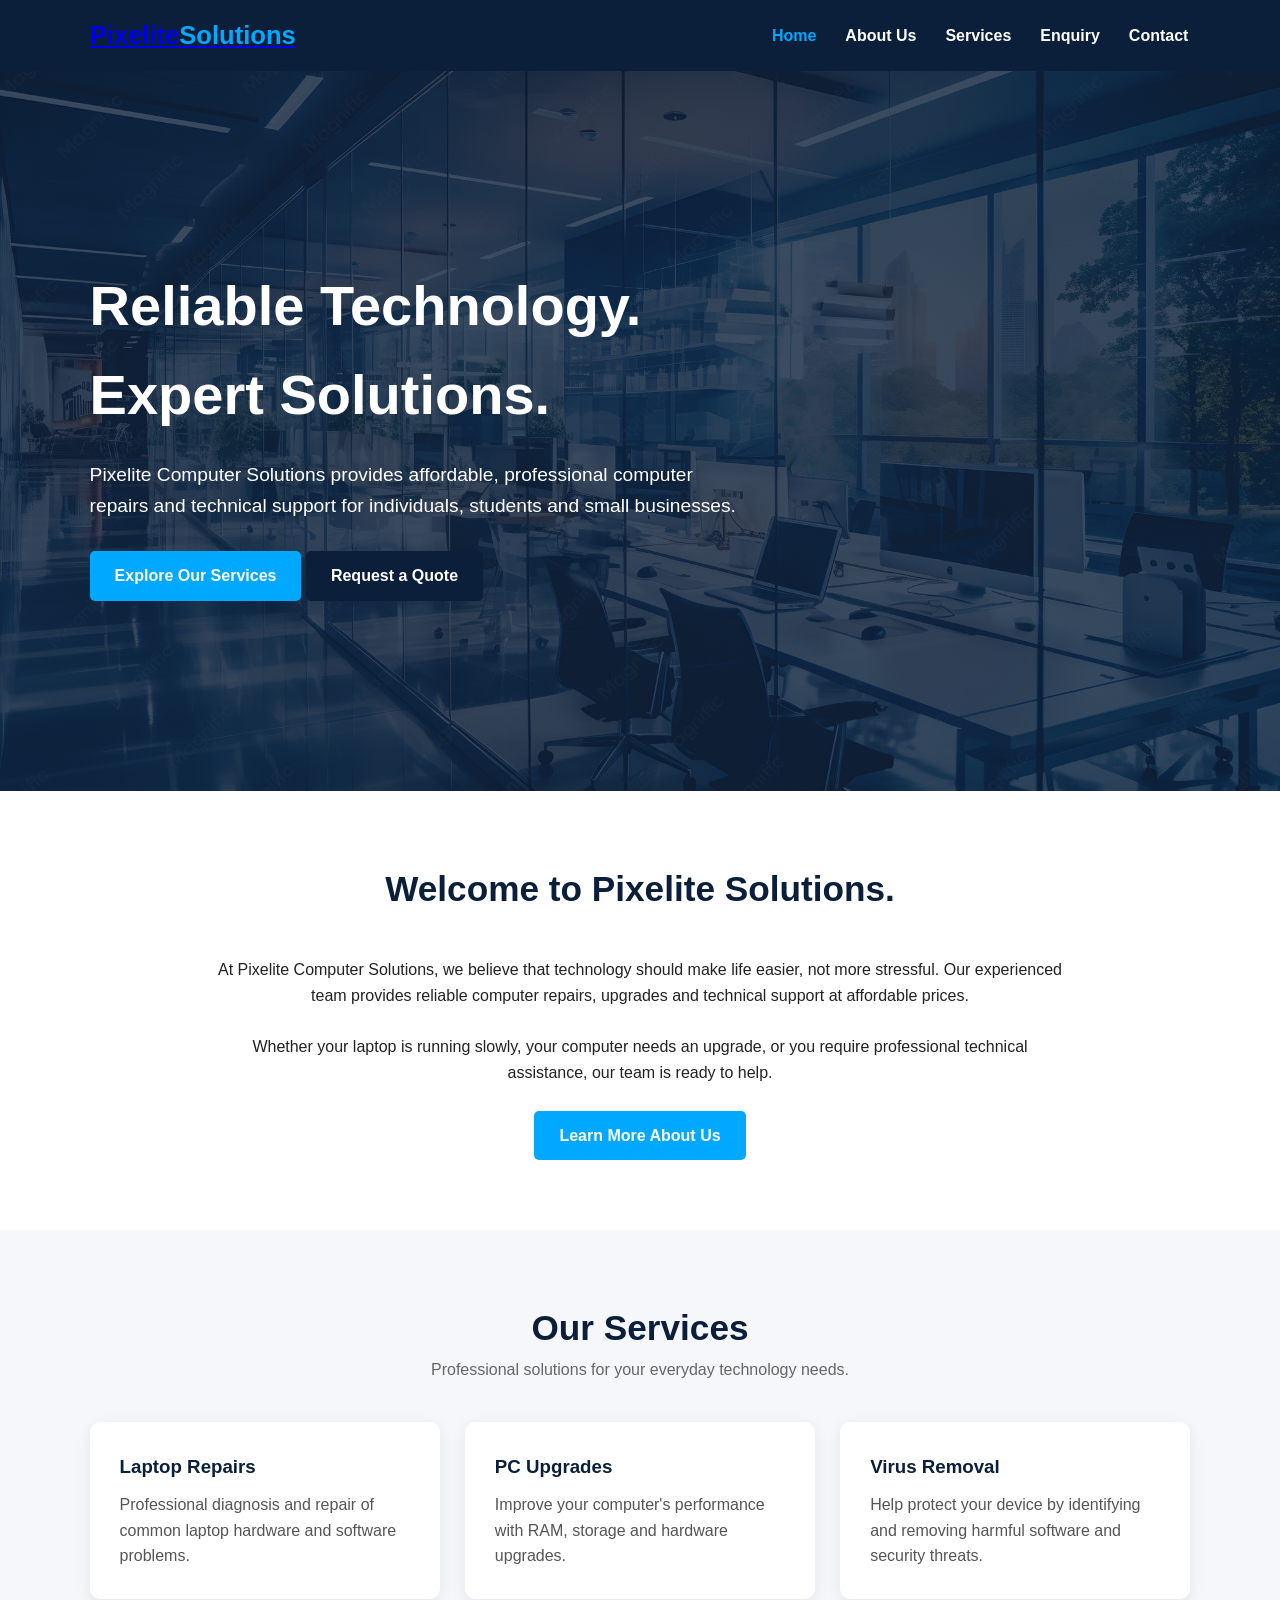
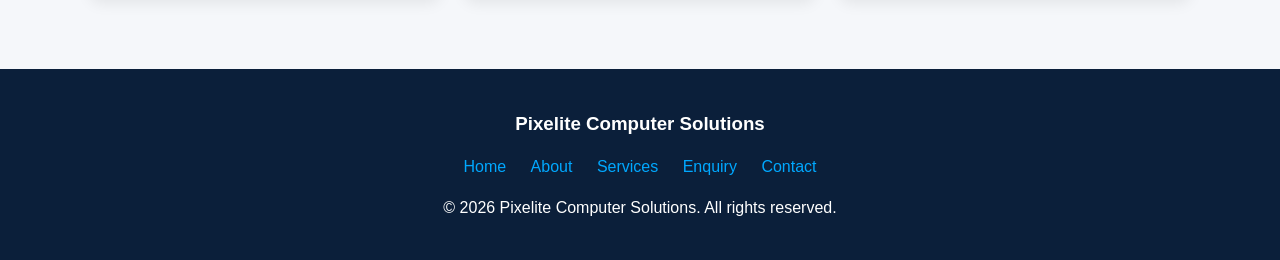
<file: index.html>
<!DOCTYPE html><html lang="en"><head><meta charset="UTF-8"><meta name="viewport" content="width=device-width, initial-scale=1.0"><meta http-equiv="refresh" content="0; url=HTML/index.html"><title>Pixelite Computer Solutions</title><link rel="canonical" href="HTML/index.html"></head><body><p>Welcome to Pixelite. <a href="HTML/index.html">Open the website</a>.</p></body></html>
</file>
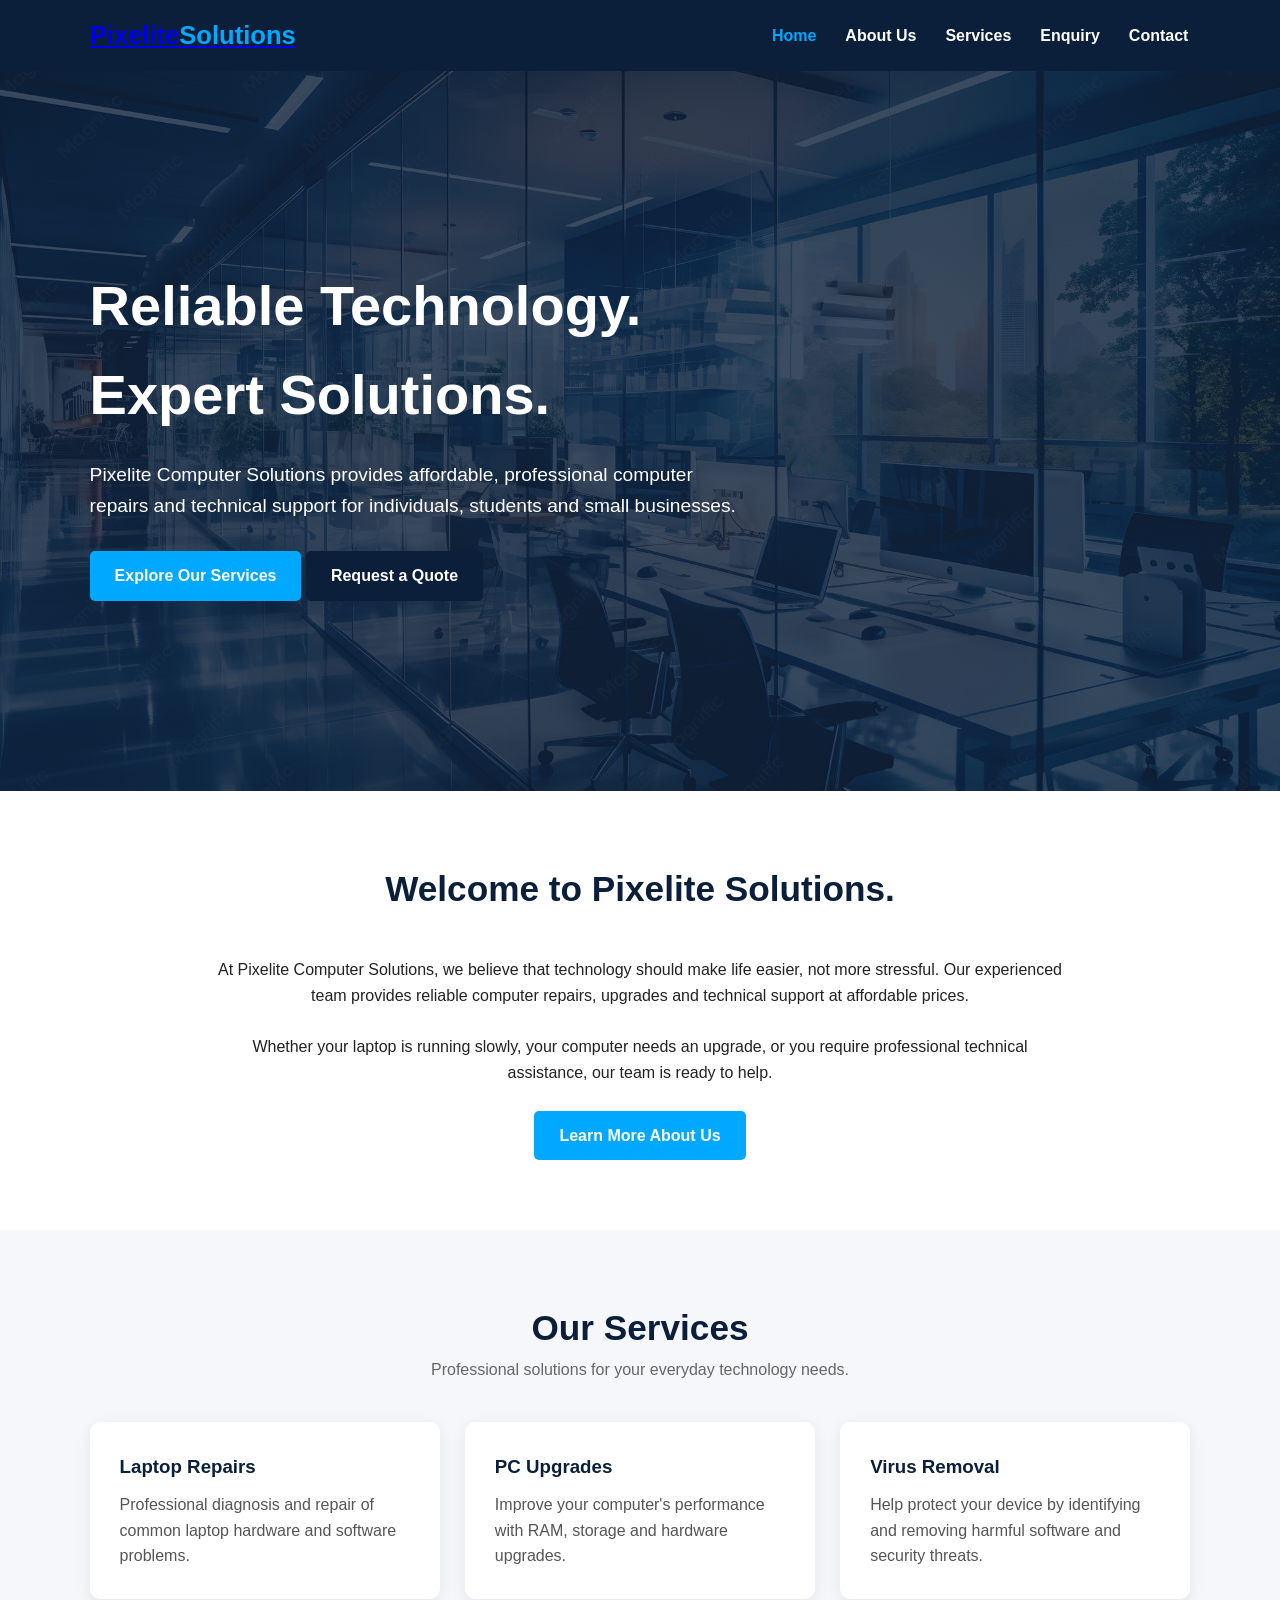
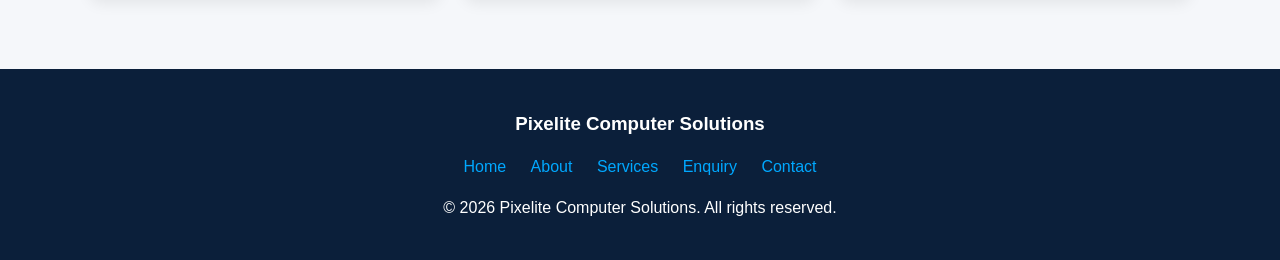
<file: HTML/index.html>
<!DOCTYPE html>
<html lang="en">
<head>
   <meta charset="UTF-8">
   <meta name="viewport" content="width=device-width, initial-scale=1.0">
   <title>Pixelite Computer Solutions | Computer Repairs in Cape Town</title>
   <meta name="description" content="Affordable computer repairs, laptop support and PC upgrades in Cape Town. Explore Pixelite Computer Solutions and request a service quote.">
   <meta name="robots" content="index, follow">
   <link rel="stylesheet" href="../CSS/style.css">
</head>

<body>
    <!-- Navigation -->
     <header class="site-header">
        <a class="logo" href="index.html" aria-label="Pixelite Computer Solutions home">Pixelite<span>Solutions</span></a>
        <button class="menu-toggle" type="button" aria-expanded="false" aria-controls="primary-navigation" aria-label="Open navigation menu"><span></span><span></span><span></span></button>
        <nav id="primary-navigation" class="primary-navigation" aria-label="Main navigation"><ul>
            <li><a href="index.html" class="active" aria-current="page">Home</a></li>
            <li><a href="about.html" >About Us</a></li>
            <li><a href="services.html" >Services</a></li>
            <li><a href="enquiry.html" >Enquiry</a></li>
            <li><a href="contact.html" >Contact</a></li>
        </ul></nav>
    </header>
    
    <!-- Hero Section -->
     <main>

        <section class="hero">

            <div class="hero-content">

                <h1>Reliable Technology. Expert Solutions.</h1>

                <p>
                    Pixelite Computer Solutions provides affordable,
                    professional computer repairs and technical support
                    for individuals, students and small businesses.
                </p>

                <a href="services.html" class="btn">
                    Explore Our Services
                </a>

                <a href="enquiry.html" class="btn btn-secondary">
                    Request a Quote
                </a>

            </div>

        </section>


        <!-- Introduction -->
        <section class="intro">

            <div class="section-title">
                <h2>Welcome to Pixelite Solutions.</h2>
            </div>

            <div class="intro-content">

                <p>
                    At Pixelite Computer Solutions, we believe that
                    technology should make life easier, not more stressful.
                    Our experienced team provides reliable computer repairs,
                    upgrades and technical support at affordable prices.
                </p>

                <br>

                <p>
                    Whether your laptop is running slowly, your computer
                    needs an upgrade, or you require professional technical
                    assistance, our team is ready to help.
                </p>

                <br>

                <a href="about.html" class="btn">
                    Learn More About Us
                </a>

            </div>

        </section>


        <!-- Services Preview -->
        <section>

            <div class="section-title">

                <h2>Our Services</h2>

                <p>
                    Professional solutions for your everyday technology needs.
                </p>

            </div>

            <div class="card-container">

                <div class="card">

                    <h3>Laptop Repairs</h3>

                    <p>
                        Professional diagnosis and repair of common
                        laptop hardware and software problems.
                    </p>

                </div>


                <div class="card">

                    <h3>PC Upgrades</h3>

                    <p>
                        Improve your computer's performance with
                        RAM, storage and hardware upgrades.
                    </p>

                </div>


                <div class="card">

                    <h3>Virus Removal</h3>

                    <p>
                        Help protect your device by identifying and
                        removing harmful software and security threats.
                    </p>

                </div>

            </div>

        </section>

    </main>


    <!-- Footer -->
    <footer>

        <h3>Pixelite Computer Solutions</h3>

        <div class="footer-links">

            <a href="index.html">Home</a>
            <a href="about.html">About</a>
            <a href="services.html">Services</a>
            <a href="enquiry.html">Enquiry</a>
            <a href="contact.html">Contact</a>

        </div>

        <p>
            &copy; 2026 Pixelite Computer Solutions.
            All rights reserved.
        </p>

    </footer>

    <script src="../JAVASCRIPT/script.js" defer></script>
</body>

</html>
</file>
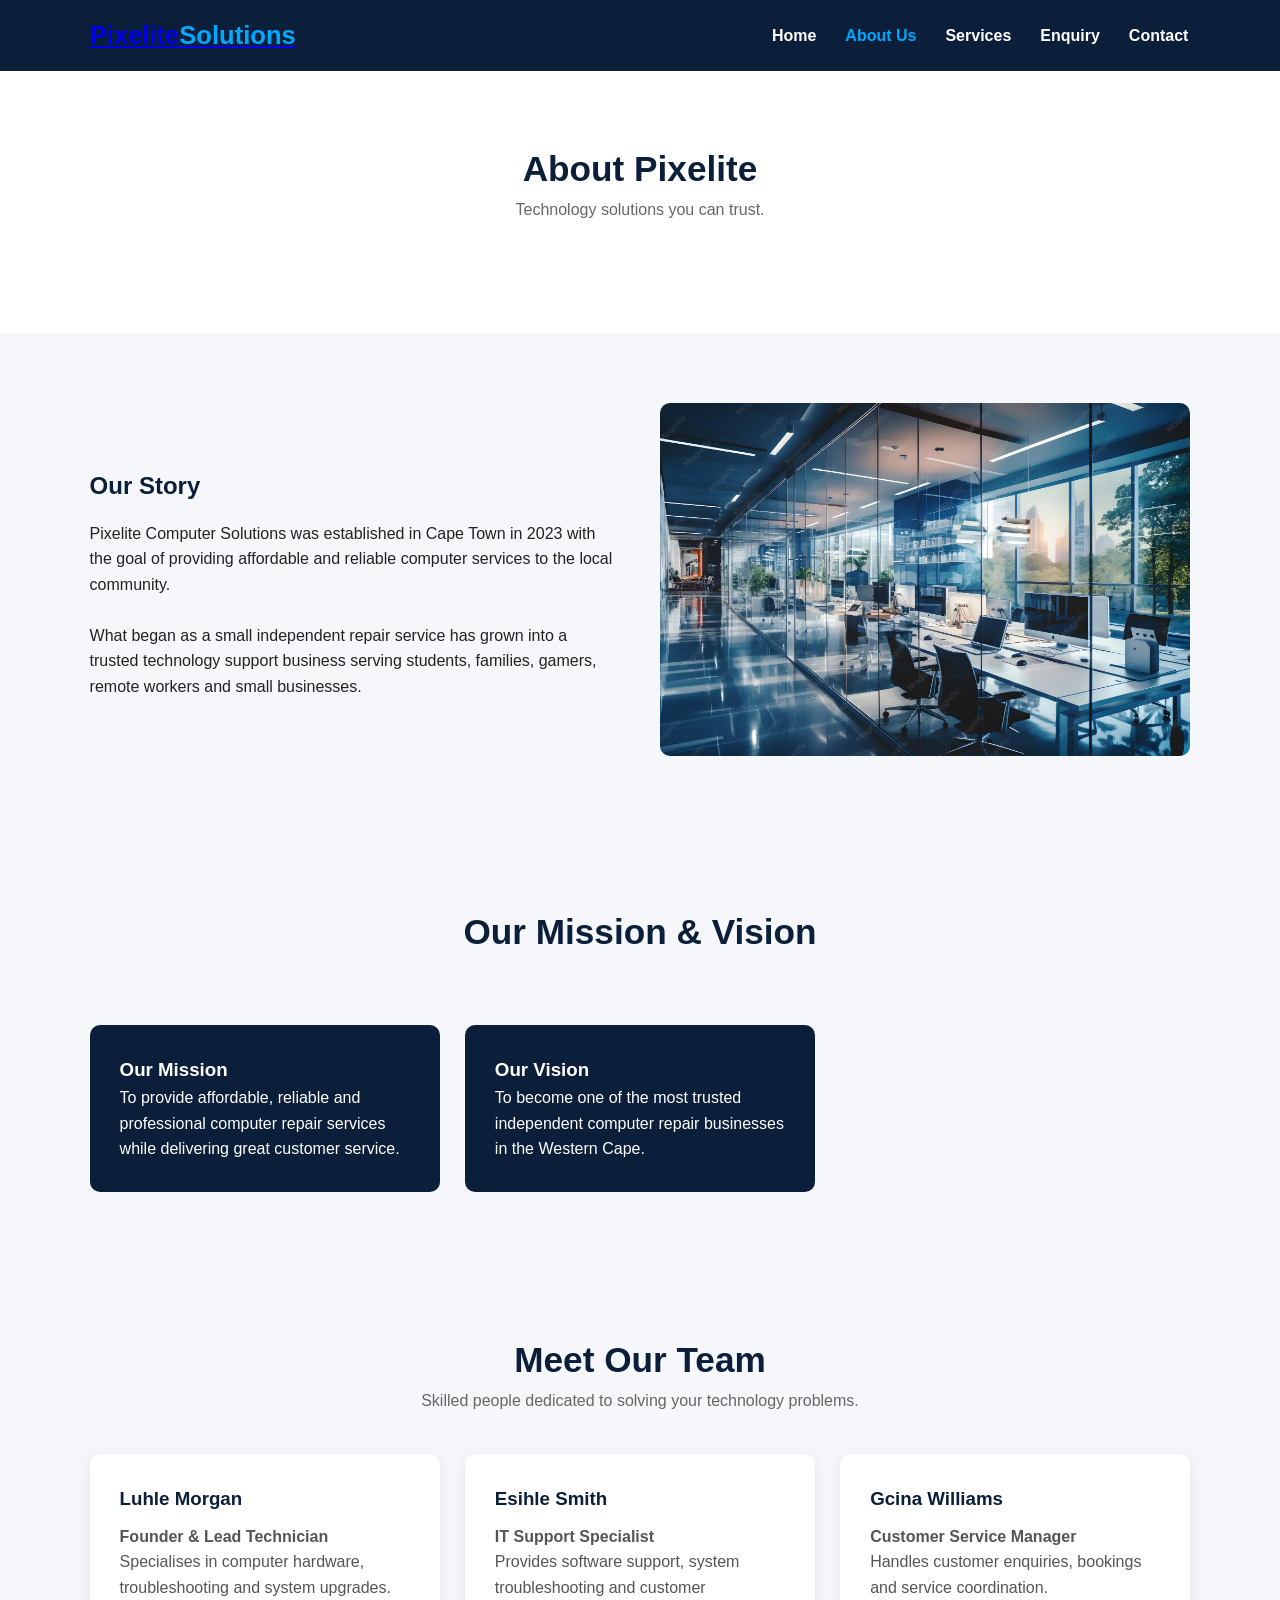
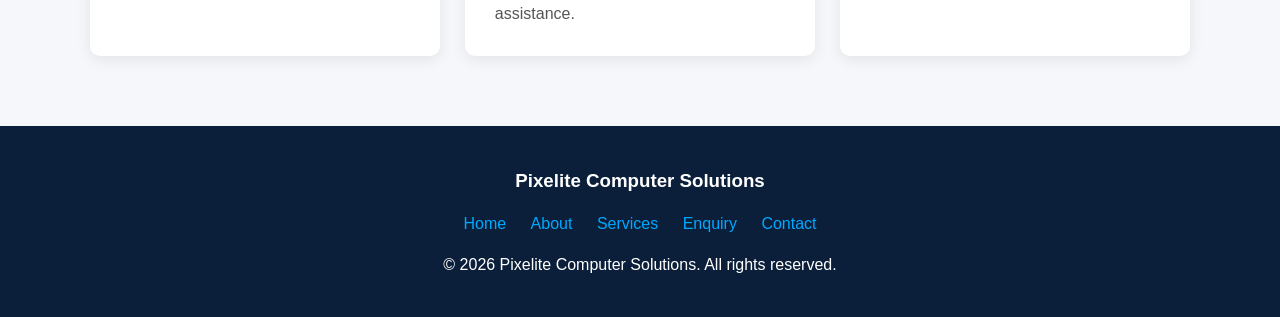
<file: HTML/about.html>
<!DOCTYPE html>
<html lang="en">

<head>
    <meta charset="UTF-8">
    <meta name="viewport" content="width=device-width, initial-scale=1.0">
    <title>About Pixelite | Computer Support in the Western Cape</title>
    <meta name="description" content="Learn about Pixelite Computer Solutions, our mission, vision and technical support team serving the Western Cape.">
    <meta name="robots" content="index, follow">
    <link rel="stylesheet" href="../CSS/style.css">
</head>

<body>
    <!-- Navigation -->

    <header class="site-header">
        <a class="logo" href="index.html" aria-label="Pixelite Computer Solutions home">Pixelite<span>Solutions</span></a>
        <button class="menu-toggle" type="button" aria-expanded="false" aria-controls="primary-navigation" aria-label="Open navigation menu"><span></span><span></span><span></span></button>
        <nav id="primary-navigation" class="primary-navigation" aria-label="Main navigation"><ul>
            <li><a href="index.html" >Home</a></li>
            <li><a href="about.html" class="active" aria-current="page">About Us</a></li>
            <li><a href="services.html" >Services</a></li>
            <li><a href="enquiry.html" >Enquiry</a></li>
            <li><a href="contact.html" >Contact</a></li>
        </ul></nav>
    </header>


    <main>
        <!-- Page Introduction -->

        <section class="intro">
            <div class="section-title">
                <h2>About Pixelite</h2>

                <p>
                    Technology solutions you can trust.
                </p>
            </div>

        </section>
        <!-- History -->

        <section>
            <div class="about-content">
                <div class="about-text">

                    <h2>Our Story</h2>
                    <p>
                        Pixelite Computer Solutions was established
                        in Cape Town in 2023 with the goal of providing
                        affordable and reliable computer services to
                        the local community.
                    </p>

                    <br>

                    <p>
                        What began as a small independent repair service
                        has grown into a trusted technology support
                        business serving students, families, gamers,
                        remote workers and small businesses.
                    </p>

                </div>


                <div class="about-image">

                    <img src="../MEDIA/aboutus.jpg" alt="Computer repair and technical support workspace representing Pixelite Computer Solutions." loading="lazy">
                </div>
            </div>

        </section>

        <!-- Mission and Vision -->

        <section>
            <div class="section-title">

                <h2>Our Mission & Vision</h2>
            </div>


            <div class="card-container">

                <div class="mission-box">

                    <h3>Our Mission</h3>

                    <p>
                        To provide affordable, reliable and professional
                        computer repair services while delivering
                        great customer service.
                    </p>

                </div>


                <div class="mission-box">

                    <h3>Our Vision</h3>

                    <p>
                        To become one of the most trusted independent
                        computer repair businesses in the Western Cape.
                    </p>
                </div>
            </div>

        </section>

        <!-- Team -->

        <section>

            <div class="section-title">

                <h2>Meet Our Team</h2>

                <p>
                    Skilled people dedicated to solving your
                    technology problems.
                </p>

            </div>


            <div class="card-container">

                <div class="card">

                    <h3>Luhle Morgan</h3>

                    <p>
                        <strong>Founder & Lead Technician</strong>
                    </p>

                    <p>
                        Specialises in computer hardware,
                        troubleshooting and system upgrades.
                    </p>

                </div>


                <div class="card">

                    <h3>Esihle Smith</h3>

                    <p>
                        <strong>IT Support Specialist</strong>
                    </p>

                    <p>
                        Provides software support, system
                        troubleshooting and customer assistance.
                    </p>

                </div>


                <div class="card">

                    <h3>Gcina Williams</h3>

                    <p>
                        <strong>Customer Service Manager</strong>
                    </p>

                    <p>
                        Handles customer enquiries, bookings
                        and service coordination.
                    </p>
                </div>
            </div>

        </section>
    </main>


    <!-- Footer -->

    <footer>

        <h3>Pixelite Computer Solutions</h3>

        <div class="footer-links">

            <a href="index.html">Home</a>
            <a href="about.html">About</a>
            <a href="services.html">Services</a>
            <a href="enquiry.html">Enquiry</a>
            <a href="contact.html">Contact</a>
        </div>

        <p>
            &copy; 2026 Pixelite Computer Solutions.
            All rights reserved.
        </p>
    </footer>

    <script src="../JAVASCRIPT/script.js" defer></script>
</body>
</html>
</file>
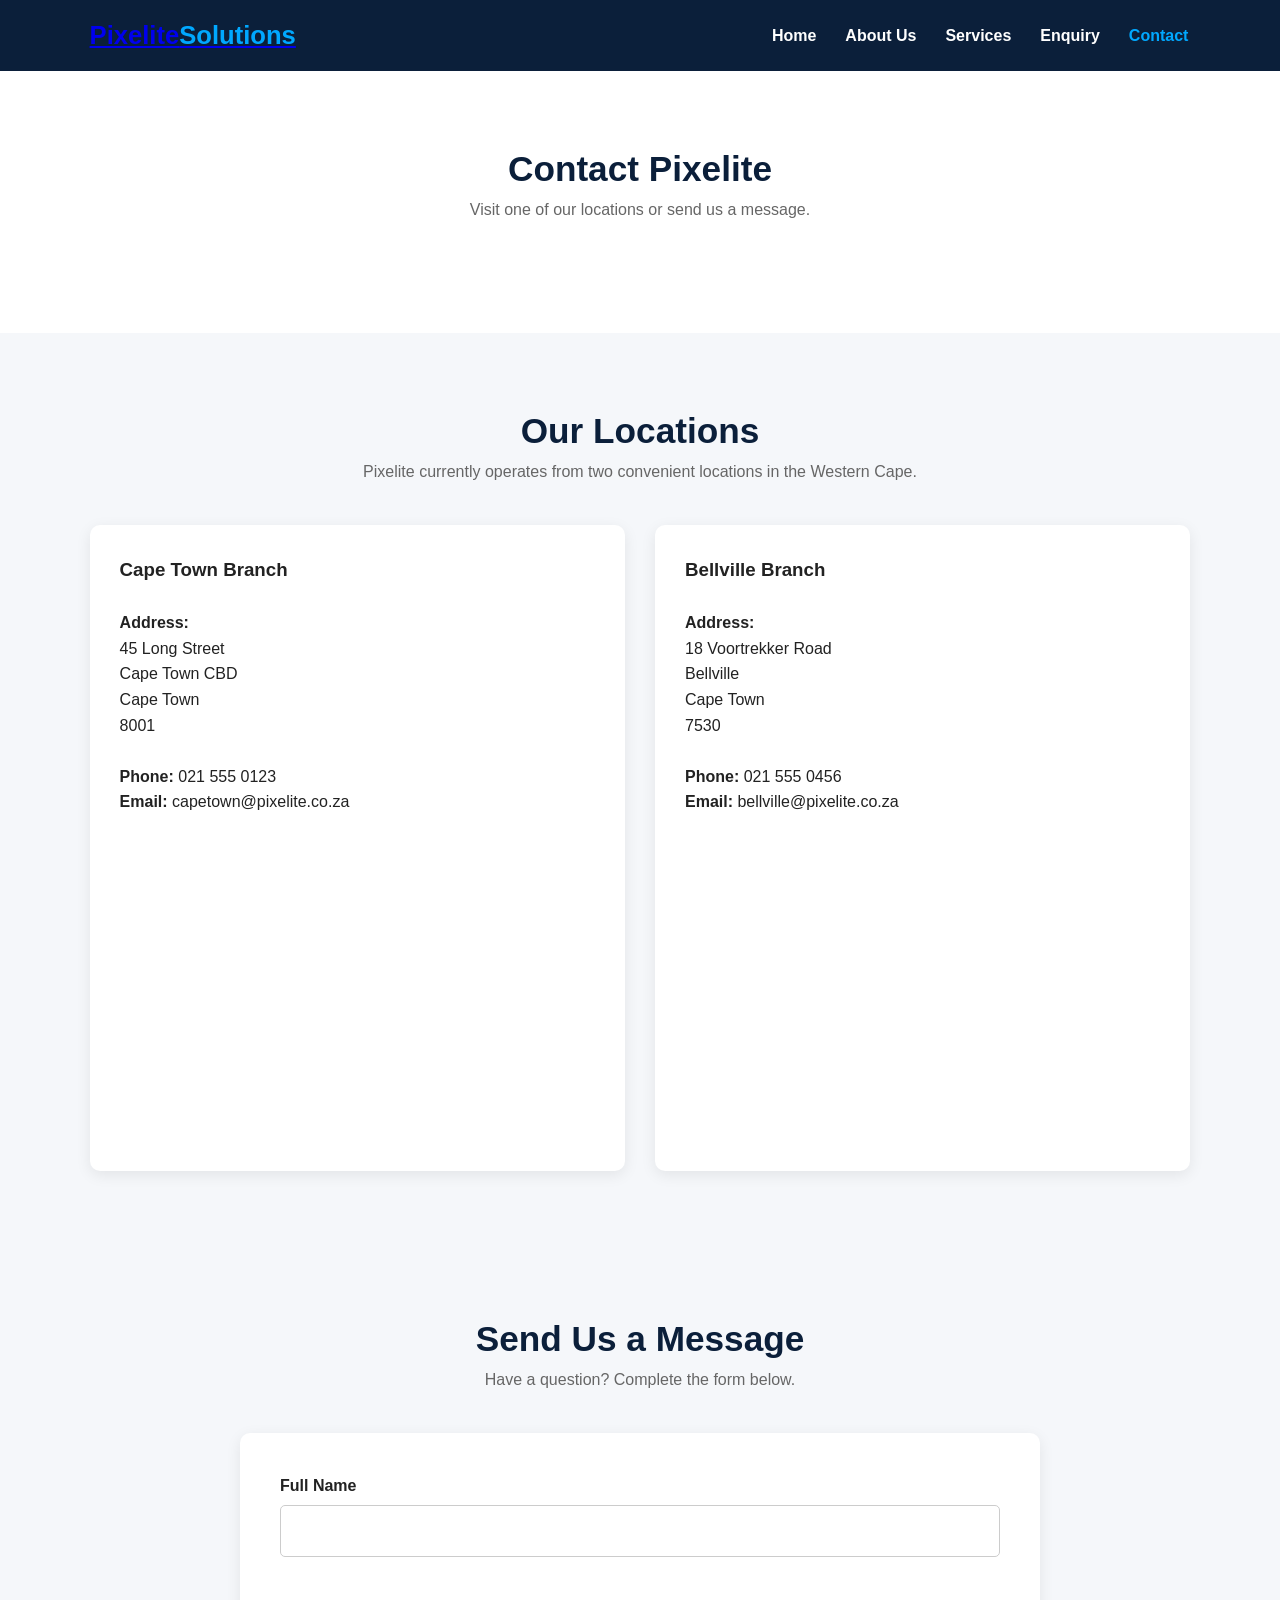
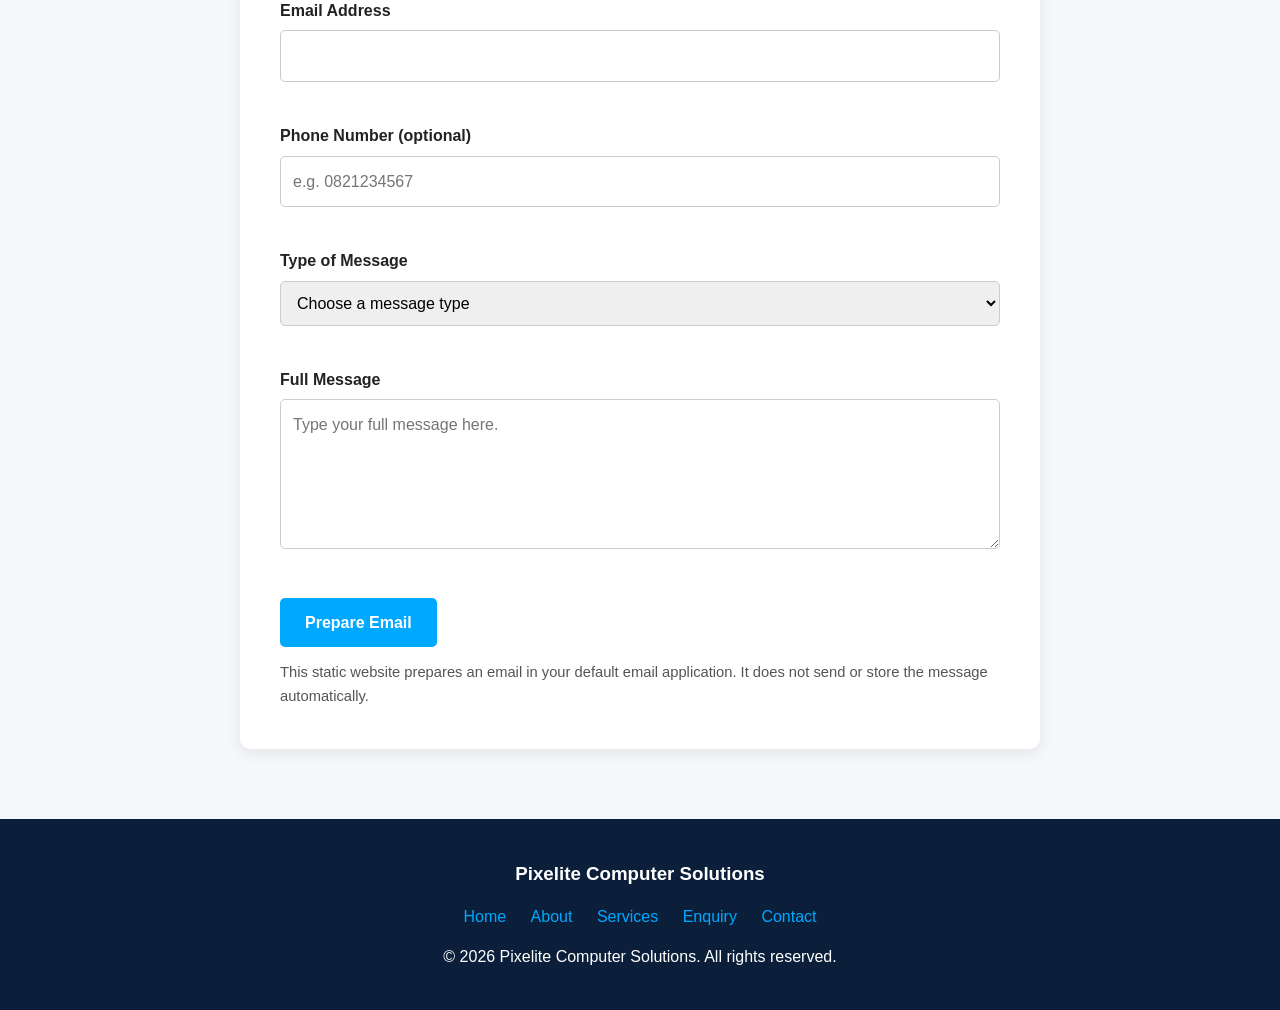
<file: HTML/contact.html>
<!DOCTYPE html>
<html lang="en">

<head>
    <meta charset="UTF-8">
    <meta name="viewport" content="width=device-width, initial-scale=1.0">
    <title>Contact Pixelite Computer Solutions | Western Cape</title>
    <meta name="description" content="Contact Pixelite Computer Solutions, view branch information and send a general message to our team.">
    <meta name="robots" content="index, follow">
    <link rel="stylesheet" href="../CSS/style.css">
</head>

<body>
    <!-- Navigation -->

    <header class="site-header">
        <a class="logo" href="index.html" aria-label="Pixelite Computer Solutions home">Pixelite<span>Solutions</span></a>
        <button class="menu-toggle" type="button" aria-expanded="false" aria-controls="primary-navigation" aria-label="Open navigation menu"><span></span><span></span><span></span></button>
        <nav id="primary-navigation" class="primary-navigation" aria-label="Main navigation"><ul>
            <li><a href="index.html" >Home</a></li>
            <li><a href="about.html" >About Us</a></li>
            <li><a href="services.html" >Services</a></li>
            <li><a href="enquiry.html" >Enquiry</a></li>
            <li><a href="contact.html" class="active" aria-current="page">Contact</a></li>
        </ul></nav>
    </header>


    <main>
        <!-- Contact Introduction -->

        <section class="intro">

            <div class="section-title">

                <h2>Contact Pixelite</h2>

                <p>
                    Visit one of our locations or send us a message.
                </p>
            </div>
        </section>


        <!-- Locations -->
        <section>
            <div class="section-title">

                <h2>Our Locations</h2>

                <p>
                    Pixelite currently operates from two convenient
                    locations in the Western Cape.
                </p>
            </div>

            <div class="location-container">

                <!-- Cape Town -->

                <div class="location-card">

                    <h3>Cape Town Branch</h3>

                    <br>

                    <p>
                        <strong>Address:</strong><br>
                        45 Long Street<br>
                        Cape Town CBD<br>
                        Cape Town<br>
                        8001
                    </p>

                    <br>

                    <p>
                        <strong>Phone:</strong>
                        021 555 0123
                    </p>

                    <p>
                        <strong>Email:</strong>
                        capetown@pixelite.co.za
                    </p>

                    <br>

                    <iframe title="Map showing the Cape Town branch area"
                        class="map"
                        src="https://www.google.com/maps?q=Long+Street+Cape+Town&output=embed"
                        loading="lazy">
                    </iframe>

                </div>


                <!-- Bellville -->

                <div class="location-card">

                    <h3>Bellville Branch</h3>

                    <br>

                    <p>
                        <strong>Address:</strong><br>
                        18 Voortrekker Road<br>
                        Bellville<br>
                        Cape Town<br>
                        7530
                    </p>

                    <br>

                    <p>
                        <strong>Phone:</strong>
                        021 555 0456
                    </p>

                    <p>
                        <strong>Email:</strong>
                        bellville@pixelite.co.za
                    </p>

                    <br>

                    <iframe title="Map showing the Bellville branch area"
                        class="map"
                        src="https://www.google.com/maps?q=Voortrekker+Road+Bellville+Cape+Town&output=embed"
                        loading="lazy">
                    </iframe>

                </div>

            </div>

        </section>


        <!-- Contact Form -->

        <section>

            <div class="section-title">

                <h2>Send Us a Message</h2>

                <p>
                    Have a question? Complete the form below.
                </p>

            </div>


            <div class="form-container">

                <form id="contactForm" novalidate action="mailto:info@pixelite.co.za" method="post" enctype="text/plain">
                    <div class="form-group"><label for="contactName">Full Name</label><input type="text" id="contactName" name="name" autocomplete="name" minlength="2" maxlength="80" required><small class="field-error" id="contactNameError"></small></div>
                    <div class="form-group"><label for="contactEmail">Email Address</label><input type="email" id="contactEmail" name="email" autocomplete="email" required><small class="field-error" id="contactEmailError"></small></div>
                    <div class="form-group"><label for="contactPhone">Phone Number (optional)</label><input type="tel" id="contactPhone" name="phone" autocomplete="tel" placeholder="e.g. 0821234567"><small class="field-error" id="contactPhoneError"></small></div>
                    <div class="form-group"><label for="messageType">Type of Message</label><select id="messageType" name="messageType" required><option value="">Choose a message type</option><option>General question</option><option>Feedback</option><option>Complaint</option><option>Compliment</option><option>Other</option></select><small class="field-error" id="messageTypeError"></small></div>
                    <div class="form-group"><label for="contactMessage">Full Message</label><textarea id="contactMessage" name="message" minlength="10" maxlength="1500" required placeholder="Type your full message here."></textarea><small class="field-error" id="contactMessageError"></small></div>
                    <button type="submit" class="btn">Prepare Email</button><p id="contactFeedback" class="form-feedback" role="status" aria-live="polite"></p>
                    <p class="form-note">This static website prepares an email in your default email application. It does not send or store the message automatically.</p>
                </form>

            </div>

        </section>

    </main>


    <!-- Footer -->

    <footer>

        <h3>Pixelite Computer Solutions</h3>

        <div class="footer-links">

            <a href="index.html">Home</a>
            <a href="about.html">About</a>
            <a href="services.html">Services</a>
            <a href="enquiry.html">Enquiry</a>
            <a href="contact.html">Contact</a>

        </div>

        <p>
            &copy; 2026 Pixelite Computer Solutions.
            All rights reserved.
        </p>

    </footer>

    <script src="../JAVASCRIPT/script.js" defer></script>
</body>
</html>
</file>
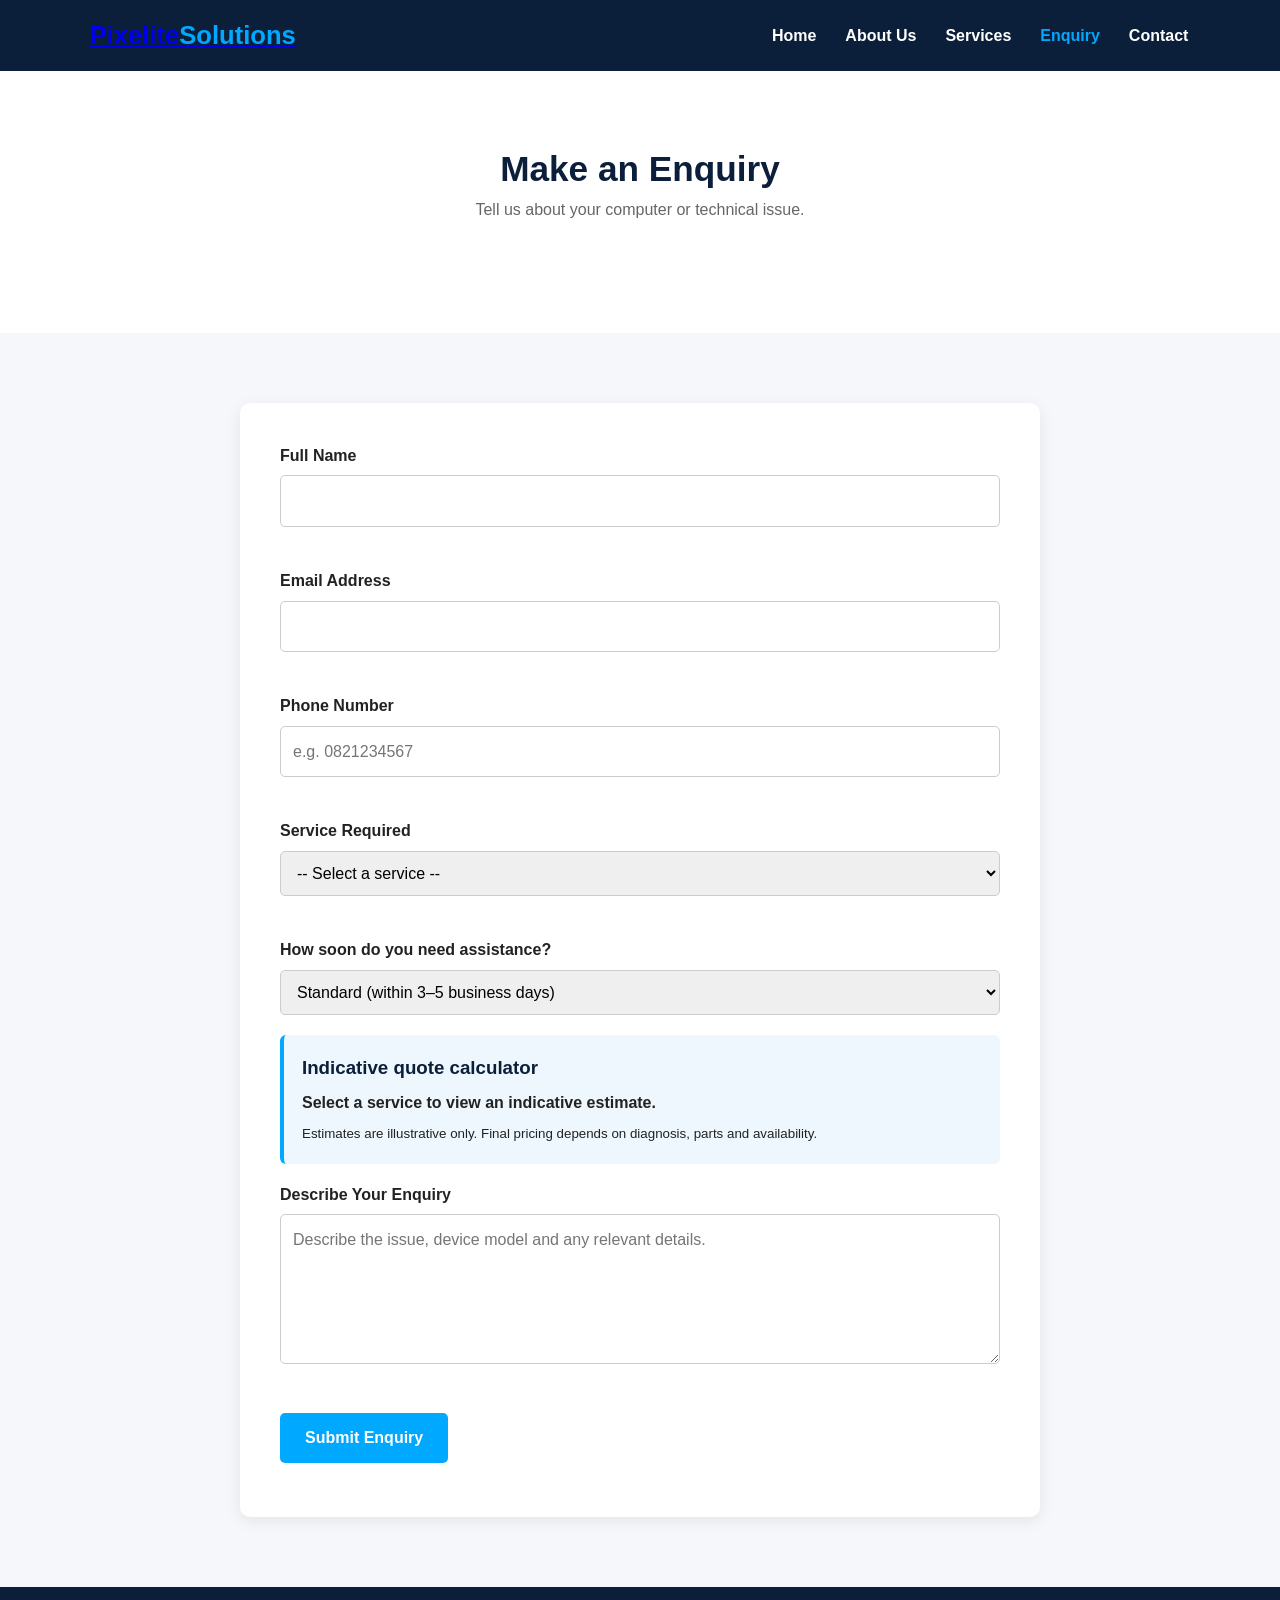
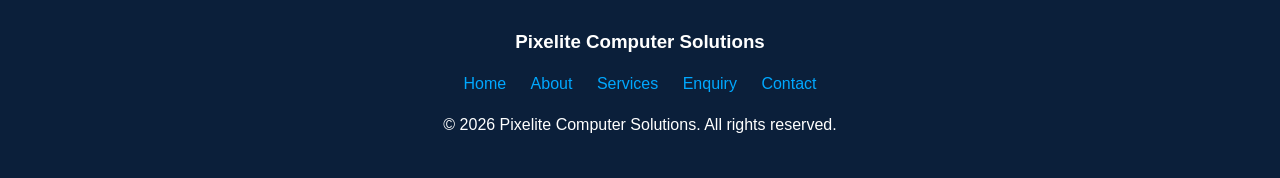
<file: HTML/enquiry.html>
<!DOCTYPE html>
<html lang="en">

<head>
    <meta charset="UTF-8">
    <meta name="viewport" content="width=device-width, initial-scale=1.0">
    <title>Request a Computer Repair Quote | Pixelite</title>
    <meta name="description" content="Enquire about laptop repairs, PC repairs, upgrades and other computer support services. Get an indicative estimate.">
    <meta name="robots" content="index, follow">
    <link rel="stylesheet" href="../CSS/style.css">
</head>

<body>
    <!-- Navigation -->
    <header class="site-header">
        <a class="logo" href="index.html" aria-label="Pixelite Computer Solutions home">Pixelite<span>Solutions</span></a>
        <button class="menu-toggle" type="button" aria-expanded="false" aria-controls="primary-navigation" aria-label="Open navigation menu"><span></span><span></span><span></span></button>
        <nav id="primary-navigation" class="primary-navigation" aria-label="Main navigation"><ul>
            <li><a href="index.html" >Home</a></li>
            <li><a href="about.html" >About Us</a></li>
            <li><a href="services.html" >Services</a></li>
            <li><a href="enquiry.html" class="active" aria-current="page">Enquiry</a></li>
            <li><a href="contact.html" >Contact</a></li>
        </ul></nav>
    </header>

    <main>
        <section class="intro">
            <div class="section-title">
                <h2>Make an Enquiry</h2>

                <p>
                    Tell us about your computer or technical issue.
                </p>
            </div>
        </section>

        <section>
            <div class="form-container">
                <form id="enquiryForm" novalidate>
                    <div class="form-group"><label for="name">Full Name</label><input type="text" id="name" name="name" autocomplete="name" minlength="2" maxlength="80" required><small class="field-error" id="nameError"></small></div>
                    <div class="form-group"><label for="email">Email Address</label><input type="email" id="email" name="email" autocomplete="email" required><small class="field-error" id="emailError"></small></div>
                    <div class="form-group"><label for="phone">Phone Number</label><input type="tel" id="phone" name="phone" autocomplete="tel" placeholder="e.g. 0821234567" pattern="(\+27|0)[0-9]{9}" required><small class="field-error" id="phoneError"></small></div>
                    <div class="form-group"><label for="service">Service Required</label><select id="service" name="service" required><option value="">-- Select a service --</option><option value="laptop">Laptop Repair</option><option value="pc">PC Repair</option><option value="upgrade">PC Upgrade</option><option value="virus">Virus Removal</option><option value="data">Data Recovery</option><option value="gaming">Gaming PC Consultation</option><option value="other">Other</option></select><small class="field-error" id="serviceError"></small></div>
                    <div class="form-group"><label for="urgency">How soon do you need assistance?</label><select id="urgency" name="urgency"><option value="standard">Standard (within 3–5 business days)</option><option value="priority">Priority (subject to availability)</option></select></div>
                    <div class="quote-box"><h3>Indicative quote calculator</h3><p id="quoteEstimate" aria-live="polite">Select a service to view an indicative estimate.</p><small>Estimates are illustrative only. Final pricing depends on diagnosis, parts and availability.</small></div>
                    <div class="form-group"><label for="message">Describe Your Enquiry</label><textarea id="message" name="message" minlength="10" maxlength="1000" required placeholder="Describe the issue, device model and any relevant details."></textarea><small class="field-error" id="messageError"></small></div>
                    <button type="submit" class="btn">Submit Enquiry</button><p id="enquiryFeedback" class="form-feedback" role="status" aria-live="polite"></p>
                </form>
            </div>
        </section>
    </main>


    <footer>

        <h3>Pixelite Computer Solutions</h3>

        <div class="footer-links">

            <a href="index.html">Home</a>
            <a href="about.html">About</a>
            <a href="services.html">Services</a>
            <a href="enquiry.html">Enquiry</a>
            <a href="contact.html">Contact</a>

        </div>

        <p>
            &copy; 2026 Pixelite Computer Solutions.
            All rights reserved.
        </p>

    </footer>

    <script src="../JAVASCRIPT/script.js" defer></script>
</body>

</html>
</file>
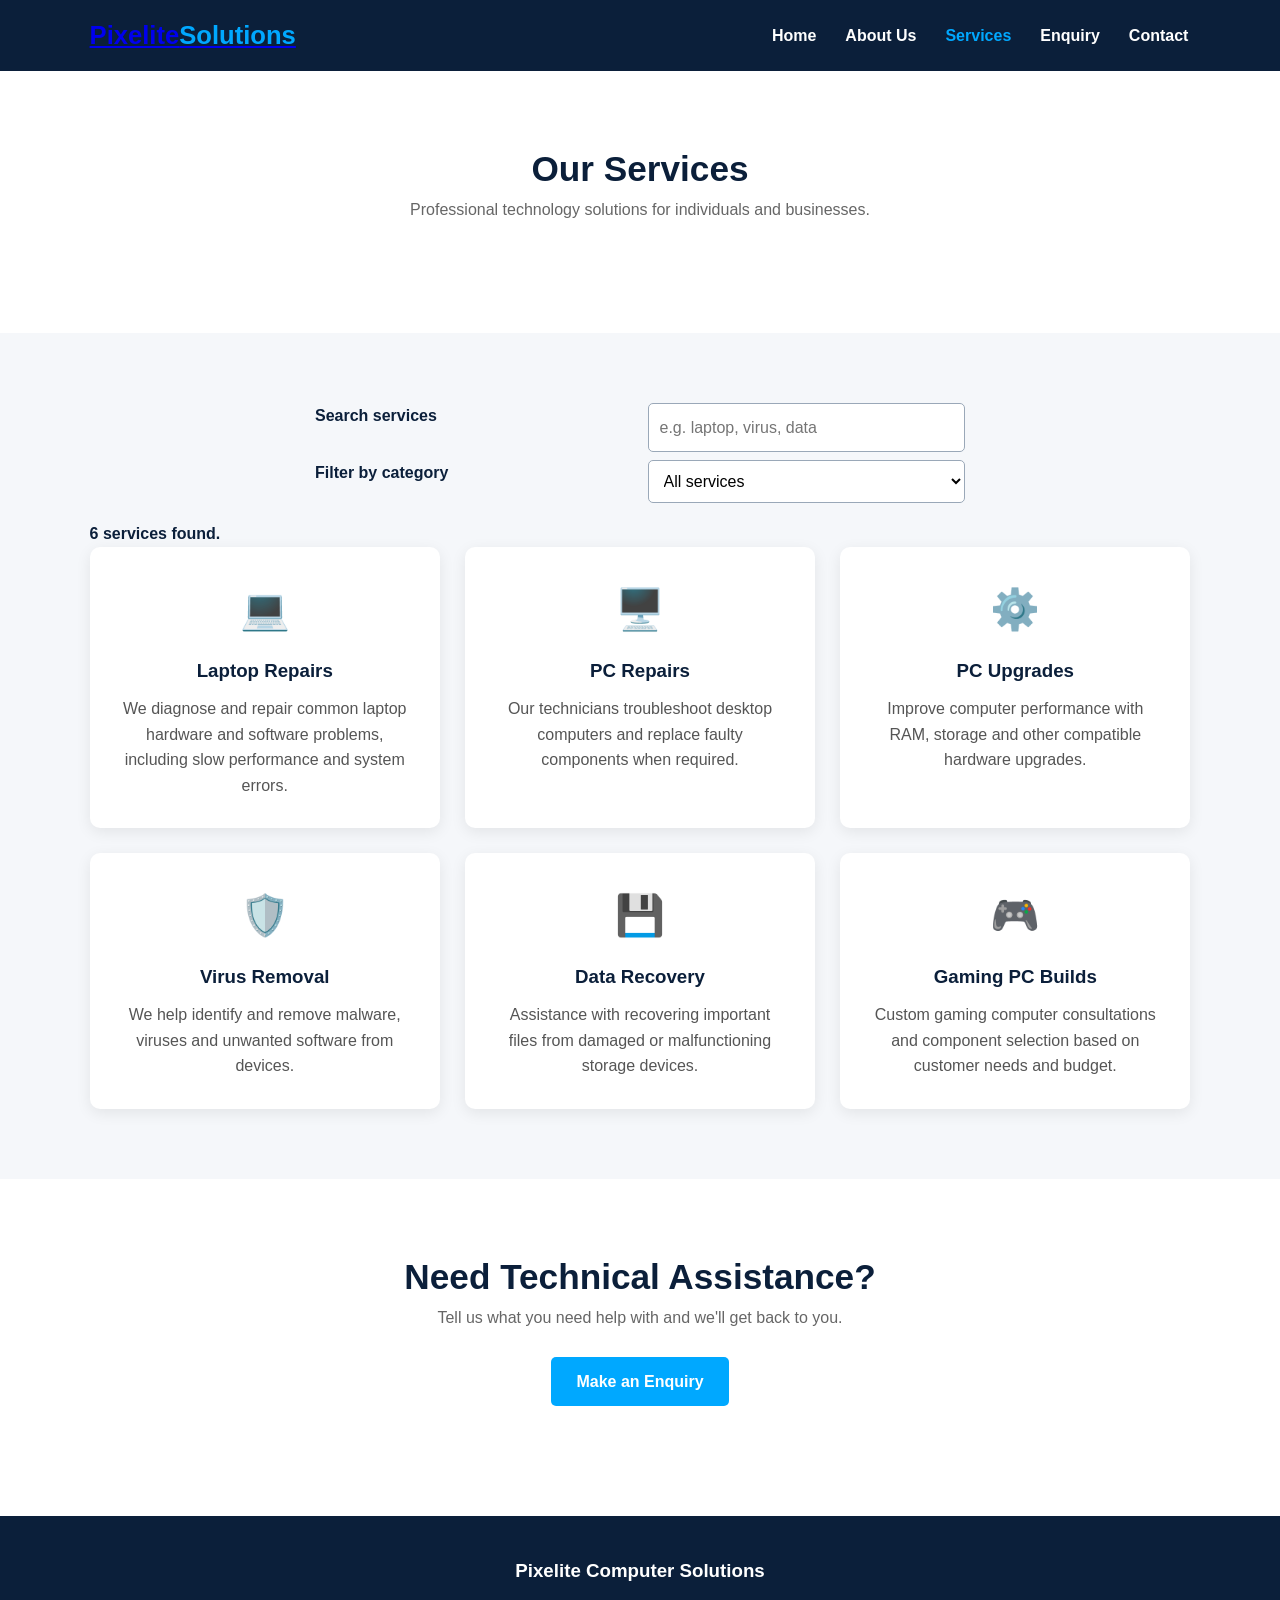
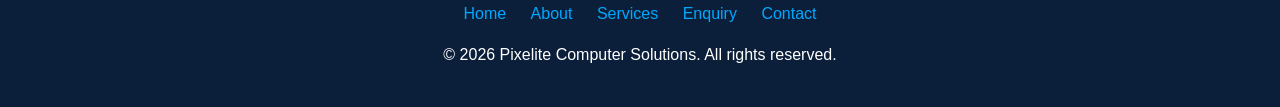
<file: HTML/services.html>
<!DOCTYPE html>
<html lang="en">

<head>
    <meta charset="UTF-8">
    <meta name="viewport" content="width=device-width, initial-scale=1.0">
    <title>Computer Repair Services | Pixelite Cape Town</title>
    <meta name="description" content="Explore laptop repairs, PC repairs, hardware upgrades, virus removal, data recovery and gaming PC consultations.">
    <meta name="robots" content="index, follow">
    <link rel="stylesheet" href="../CSS/style.css">
</head>

<body>

    <!-- Navigation -->

    <header class="site-header">
        <a class="logo" href="index.html" aria-label="Pixelite Computer Solutions home">Pixelite<span>Solutions</span></a>
        <button class="menu-toggle" type="button" aria-expanded="false" aria-controls="primary-navigation" aria-label="Open navigation menu"><span></span><span></span><span></span></button>
        <nav id="primary-navigation" class="primary-navigation" aria-label="Main navigation"><ul>
            <li><a href="index.html" >Home</a></li>
            <li><a href="about.html" >About Us</a></li>
            <li><a href="services.html" class="active" aria-current="page">Services</a></li>
            <li><a href="enquiry.html" >Enquiry</a></li>
            <li><a href="contact.html" >Contact</a></li>
        </ul></nav>
    </header>


    <main>

        <!-- Services Introduction -->

        <section class="intro">
            <div class="section-title">

                <h2>Our Services</h2>

                <p>
                    Professional technology solutions for
                    individuals and businesses.
                </p>

            </div>

        </section>


        <!-- Services -->

        <section>

            <div class="service-tools" aria-label="Filter services">
                <label for="serviceSearch">Search services</label>
                <input type="search" id="serviceSearch" placeholder="e.g. laptop, virus, data" autocomplete="off">
                <label for="serviceCategory">Filter by category</label>
                <select id="serviceCategory"><option value="all">All services</option><option value="hardware">Hardware</option><option value="software">Software</option><option value="data">Data services</option><option value="gaming">Gaming</option></select>
            </div>
            <p id="serviceResults" class="form-feedback" aria-live="polite"></p>
            <div class="card-container service-list">
                <div class="card service-card" data-category="hardware">
                    <div class="service-icon">💻</div>
                    <h3>Laptop Repairs</h3>

                    <p>
                        We diagnose and repair common laptop
                        hardware and software problems, including
                        slow performance and system errors.
                    </p>
                </div>

                <div class="card service-card" data-category="hardware">
                    <div class="service-icon">🖥️</div>
                    <h3>PC Repairs</h3>

                    <p>
                        Our technicians troubleshoot desktop
                        computers and replace faulty components
                        when required.
                    </p>

                </div>

                <div class="card service-card" data-category="hardware">
                    <div class="service-icon">⚙️</div>
                    <h3>PC Upgrades</h3>

                    <p>
                        Improve computer performance with RAM,
                        storage and other compatible hardware upgrades.
                    </p>
                </div>
                <div class="card service-card" data-category="software">
                    <div class="service-icon">🛡️</div>
                    <h3>Virus Removal</h3>

                    <p>
                        We help identify and remove malware,
                        viruses and unwanted software from devices.
                    </p>
                </div>

                <div class="card service-card" data-category="data">
                    <div class="service-icon">💾</div>
                    <h3>Data Recovery</h3>

                    <p>
                        Assistance with recovering important files
                        from damaged or malfunctioning storage devices.
                    </p>
                </div>

                <div class="card service-card" data-category="gaming">
                    <div class="service-icon">🎮</div>
                    <h3>Gaming PC Builds</h3>

                    <p>
                        Custom gaming computer consultations and
                        component selection based on customer needs
                        and budget.
                    </p>
                </div>
            </div>

        </section>


        <!-- Call to Action -->

        <section class="intro">

            <div class="section-title">
                <h2>Need Technical Assistance?</h2>

                <p>
                    Tell us what you need help with and we'll
                    get back to you.
                </p>
                <br>

                <a href="enquiry.html" class="btn">
                    Make an Enquiry
                </a>

            </div>

        </section>


    </main>


    <!-- Footer -->

    <footer>

        <h3>Pixelite Computer Solutions</h3>

        <div class="footer-links">

            <a href="index.html">Home</a>
            <a href="about.html">About</a>
            <a href="services.html">Services</a>
            <a href="enquiry.html">Enquiry</a>
            <a href="contact.html">Contact</a>

        </div>

        <p>
            &copy; 2026 Pixelite Computer Solutions.
            All rights reserved.
        </p>

    </footer>

    <script src="../JAVASCRIPT/script.js" defer></script>
</body>

</html>
</file>
<file: CSS/style.css>
/* ==============================
   PIXELITE COMPUTER SOLUTIONS
   Main Stylesheet
   ============================== */

* {
    margin: 0;
    padding: 0;
    box-sizing: border-box;
}

html {
    scroll-behavior: smooth;
}

body {
    font-family: Arial, Helvetica, sans-serif;
    line-height: 1.6;
    color: #222;
    background-color: #f5f7fa;
}

/* ==============================
   NAVIGATION
   ============================== */

header {
    background-color: #0b1f3a;
    color: white;
    padding: 15px 7%;
    display: flex;
    justify-content: space-between;
    align-items: center;
    position: sticky;
    top: 0;
    z-index: 1000;
}

.logo {
    font-size: 1.6rem;
    font-weight: bold;
}

.logo span {
    color: #00a8ff;
}

nav ul {
    list-style: none;
    display: flex;
    gap: 25px;
}

nav a {
    color: white;
    text-decoration: none;
    font-weight: bold;
}

nav a:hover,
nav a.active {
    color: #00a8ff;
}

/* ==============================
   HERO SECTION
   ============================== */

.hero {
    min-height: 80vh;
    background: linear-gradient(
        rgba(11, 31, 58, 0.8),
        rgba(11, 31, 58, 0.8)
    ),
    url("../MEDIA/aboutus.jpg");

    background-size: cover;
    background-position: center;

    display: flex;
    align-items: center;
    padding: 60px 7%;
    color: white;
}

.hero-content {
    max-width: 650px;
}

.hero h1 {
    font-size: 3.5rem;
    margin-bottom: 20px;
}

.hero p {
    font-size: 1.2rem;
    margin-bottom: 30px;
}

/* ==============================
   BUTTONS
   ============================== */

.btn {
    display: inline-block;
    background-color: #00a8ff;
    color: white;
    padding: 12px 25px;
    border-radius: 5px;
    text-decoration: none;
    font-weight: bold;
    border: none;
    cursor: pointer;
}

.btn:hover {
    background-color: #007acc;
}

.btn-secondary {
    background-color: #0b1f3a;
}

/* ==============================
   GENERAL SECTIONS
   ============================== */

section {
    padding: 70px 7%;
}

.section-title {
    text-align: center;
    margin-bottom: 40px;
}

.section-title h2 {
    font-size: 2.2rem;
    color: #0b1f3a;
}

.section-title p {
    color: #666;
}

/* ==============================
   INTRODUCTION
   ============================== */

.intro {
    background-color: white;
    text-align: center;
}

.intro-content {
    max-width: 850px;
    margin: auto;
}

/* ==============================
   CARDS
   ============================== */

.card-container {
    display: grid;
    grid-template-columns: repeat(3, 1fr);
    gap: 25px;
}

.card {
    background-color: white;
    padding: 30px;
    border-radius: 10px;
    box-shadow: 0 4px 15px rgba(0, 0, 0, 0.08);
}

.card h3 {
    color: #0b1f3a;
    margin-bottom: 10px;
}

.card p {
    color: #555;
}

/* ==============================
   ABOUT PAGE
   ============================== */

.about-content {
    display: grid;
    grid-template-columns: 1fr 1fr;
    gap: 40px;
    align-items: center;
}

.about-image img {
    width: 100%;
    border-radius: 10px;
}

.about-text h2 {
    color: #0b1f3a;
    margin-bottom: 15px;
}

.mission-box {
    background-color: #0b1f3a;
    color: white;
    padding: 30px;
    border-radius: 10px;
    margin-top: 25px;
}

/* ==============================
   SERVICES
   ============================== */

.service-card {
    text-align: center;
}

.service-icon {
    font-size: 40px;
    margin-bottom: 15px;
}

/* ==============================
   FORMS
   ============================== */

.form-container {
    max-width: 800px;
    margin: auto;
    background-color: white;
    padding: 40px;
    border-radius: 10px;
    box-shadow: 0 4px 15px rgba(0, 0, 0, 0.08);
}

.form-group {
    margin-bottom: 20px;
}

.form-group label {
    display: block;
    margin-bottom: 7px;
    font-weight: bold;
}

.form-group input,
.form-group select,
.form-group textarea {
    width: 100%;
    padding: 12px;
    border: 1px solid #ccc;
    border-radius: 5px;
    font-size: 1rem;
}

.form-group textarea {
    min-height: 150px;
    resize: vertical;
}

/* ==============================
   CONTACT
   ============================== */

.location-container {
    display: grid;
    grid-template-columns: 1fr 1fr;
    gap: 30px;
}

.location-card {
    background-color: white;
    padding: 30px;
    border-radius: 10px;
    box-shadow: 0 4px 15px rgba(0, 0, 0, 0.08);
}

.map {
    width: 100%;
    height: 300px;
    border: none;
    border-radius: 10px;
}

/* ==============================
   FOOTER
   ============================== */

footer {
    background-color: #0b1f3a;
    color: white;
    padding: 40px 7%;
    text-align: center;
}

footer a {
    color: #00a8ff;
    text-decoration: none;
}

.footer-links {
    margin: 15px 0;
}

.footer-links a {
    margin: 0 10px;
}

/* ==============================
   RESPONSIVE DESIGN
   ============================== */

@media (max-width: 768px) {

    header {
        flex-direction: column;
        gap: 15px;
    }

    nav ul {
        flex-wrap: wrap;
        justify-content: center;
        gap: 15px;
    }

    .hero h1 {
        font-size: 2.4rem;
    }

    .card-container {
        grid-template-columns: 1fr;
    }

    .about-content {
        grid-template-columns: 1fr;
    }

    .location-container {
        grid-template-columns: 1fr;
    }
}



/* ============================== PART 3 ACCESSIBILITY & INTERACTION ============================== */
:focus-visible { outline: 3px solid #ffbf47; outline-offset: 3px; }
button, input, select, textarea { font: inherit; }
.menu-toggle { display: none; background: transparent; border: 1px solid rgba(255,255,255,.55); border-radius: 6px; padding: 9px; cursor: pointer; }
.menu-toggle span { display: block; width: 25px; height: 2px; margin: 5px; background: #fff; }
.primary-navigation a { display: inline-block; padding: 5px 2px; }
.service-tools { max-width: 650px; margin: 0 auto 18px; display: grid; grid-template-columns: 1fr 1fr; gap: 8px 15px; }
.service-tools label { font-weight: 700; color: #0b1f3a; }
.service-tools input, .service-tools select { width: 100%; padding: 11px; border: 1px solid #9aa8b8; border-radius: 5px; background: #fff; }
.service-card[hidden] { display: none; }
.field-error { display: block; min-height: 1.2em; color: #b42318; font-weight: 600; margin-top: 5px; }
[aria-invalid="true"] { border-color: #b42318 !important; }
.form-feedback { margin-top: 14px; font-weight: 600; color: #0b1f3a; }
.success-message { background: #e8f7ed; border-left: 4px solid #218838; padding: 12px; }
.form-note { margin-top: 12px; color: #555; font-size: .92rem; }
.quote-box { padding: 18px; margin: 18px 0; border-left: 4px solid #00a8ff; background: #eef7fd; border-radius: 6px; }
.quote-box h3 { color: #0b1f3a; margin-bottom: 7px; }
.quote-box p { font-weight: 700; margin-bottom: 5px; }
.map { display: block; max-width: 100%; }
@media (max-width: 768px) {
  .site-header { flex-direction: row; flex-wrap: wrap; gap: 12px; }
  .menu-toggle { display: block; margin-left: auto; }
  .primary-navigation { display: none; width: 100%; }
  .primary-navigation.is-open { display: block; }
  .primary-navigation ul { flex-direction: column; align-items: stretch; gap: 4px; }
  .primary-navigation a { display: block; padding: 10px; }
  .map { height: 260px; }
}
@media (max-width: 480px) {
  header { padding: 12px 5%; }
  .logo { font-size: 1.25rem; }
  section { padding: 45px 5%; }
  .hero { min-height: 65vh; padding: 42px 5%; }
  .hero h1 { font-size: 2rem; line-height: 1.2; }
  .hero p { font-size: 1rem; }
  .form-container, .location-card, .card { padding: 22px; }
  .service-tools { grid-template-columns: 1fr; }
  .map { height: 220px; }
  .footer-links { display: flex; flex-wrap: wrap; justify-content: center; gap: 10px; }
  .footer-links a { margin: 0; }
}
@media (prefers-reduced-motion: reduce) { *, *::before, *::after { scroll-behavior: auto !important; animation-duration: .01ms !important; transition-duration: .01ms !important; } }
</file>
